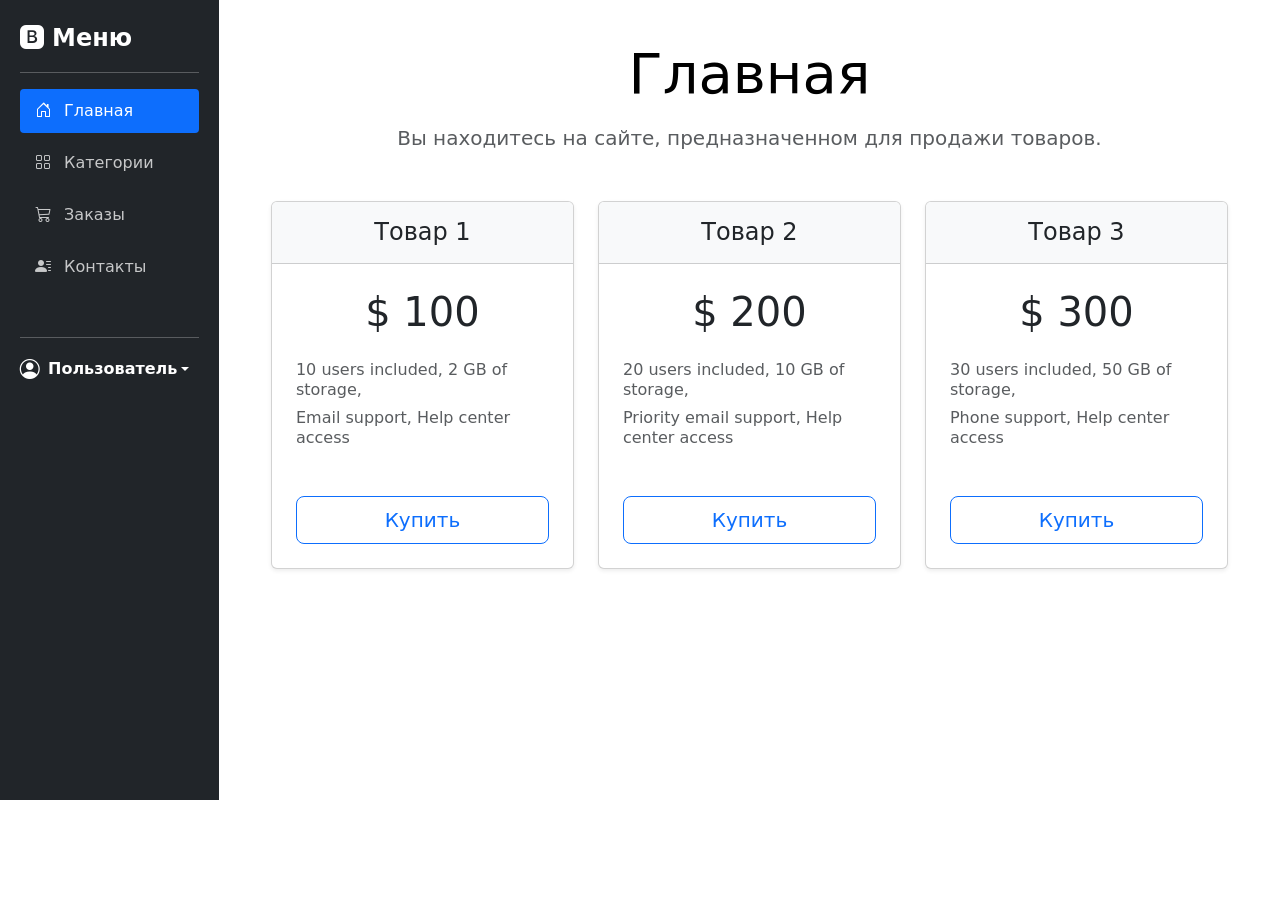
<file: src/index.html>
<!DOCTYPE html>
<html lang="ru">
<head>
    <meta charset="UTF-8">
    <meta name="viewport" content="width=device-width, initial-scale=1.0">
    <title>Страница - Главная с шаблоном Bootstrap 5</title>

    <!-- CSS Bootstrap и Иконки -->
    <link href="https://burmspb-code.github.io/Homework_21.2/src/static/css/bootstrap.min.css" rel="stylesheet">
    <link href="https://burmspb-code.github.io/Homework_21.2/src/static/bootstrap-icons-1.13.1/bootstrap-icons.min.css" rel="stylesheet">

    <!-- Подключение кастомного стиля -->
    <link href="https://burmspb-code.github.io/Homework_21.2/src/static/style.css" rel="stylesheet">

</head>
<body>

    <!-- СТАТИЧЕСКИЙ КОНТЕЙНЕР-ОБОЛОЧКА -->
    <div class="static-wrapper">
        <div class="d-flex">

            <!-- ЛЕВАЯ КОЛОНКА: БОКОВОЕ МЕНЮ -->
            <div class="sidebar-col">
                <a href="#" class="d-flex align-items-center mb-3 text-white text-decoration-none">
                    <i class="bi bi-bootstrap-fill me-2 fs-4"></i>
                    <span class="fs-4 fw-semibold">Меню</span>
                </a>
                <hr class="text-white">

                <!-- Пункты меню -->
                <div class="mb-5">
                    <a href="index.html" class="nav-link active mb-2"><i class="bi bi-house-door me-2"></i> Главная</a>
                    <a href="categories.html" class="nav-link mb-2"><i class="bi bi-grid me-2"></i> Категории</a>
                    <a href="orders.html" class="nav-link mb-2"><i class="bi bi-cart3 me-2"></i> Заказы</a>
                    <a href="contacts.html" class="nav-link mb-2"><i class="bi bi-person-lines-fill me-2"></i> Контакты</a>
                </div>

                <hr class="text-white">

                <!-- ВЫПАДАЮЩЕЕ МЕНЮ ПОЛЬЗОВАТЕЛЯ -->
                <div class="dropdown">
                    <a href="#" class="d-flex align-items-center text-white text-decoration-none dropdown-toggle" id="dropdownUser" data-bs-toggle="dropdown" aria-expanded="false">
                        <i class="bi bi-person-circle me-2 fs-5"></i>
                        <strong>Пользователь</strong>
                    </a>
                    <ul class="dropdown-menu dropdown-menu-dark text-small shadow" aria-labelledby="dropdownUser">
                        <li><a class="dropdown-item py-2" href="404.html">Профиль</a></li>
                        <li><hr class="dropdown-divider"></li>
                        <li><a class="dropdown-item py-2" href="500.html">Выход</a></li>
                    </ul>
                </div>
            </div>

            <!-- ПРАВАЯ КОЛОНКА: ОСНОВНОЙ КОНТЕНТ -->
            <div class="content-col flex-grow-1 text-center">
                <div class="container-fluid">

                    <!-- ЗАГОЛОВОК -->
                    <h1 class="display-4 fw-normal text-body-emphasis mb-3">Главная</h1>
                    <p class="fs-5 text-muted mb-5">Вы находитесь на сайте, предназначенном для продажи товаров.</p>

                    <!-- СЕТКА КАРТОЧЕК С ТОВАРАМИ (3 в ряд на ПК) -->
                    <div class="row row-cols-1 row-cols-md-3 g-4 justify-content-center">

                        <!-- КАРТОЧКА 1 -->
                        <div class="col d-flex justify-content-center">
                            <div class="card w-100 shadow-sm">
                                <div class="card-header py-3 bg-body-tertiary">
                                    <h4 class="my-0 fw-normal">Товар 1</h4>
                                </div>
                                <div class="card-body p-4">
                                    <h1 class="card-title pricing-card-title mb-4">$ 100</h1>
                                    <ul class="list-unstyled mt-3 mb-4 text-start text-muted lh-sm fs-7">
                                        <li class="mb-2">10 users included, 2 GB of storage,</li>
                                        <li>Email support, Help center access</li>
                                    </ul>
                                    <a href="404.html" class="w-100 btn btn-lg btn-outline-primary mt-4">Купить</a>
                                </div>
                            </div>
                        </div>

                        <!-- КАРТОЧКА 2 -->
                        <div class="col d-flex justify-content-center">
                            <div class="card w-100 shadow-sm">
                                <div class="card-header py-3 bg-body-tertiary">
                                    <h4 class="my-0 fw-normal">Товар 2</h4>
                                </div>
                                <div class="card-body p-4">
                                    <h1 class="card-title pricing-card-title mb-4">$ 200</h1>
                                    <ul class="list-unstyled mt-3 mb-4 text-start text-muted lh-sm fs-7">
                                        <li class="mb-2">20 users included, 10 GB of storage,</li>
                                        <li>Priority email support, Help center access</li>
                                    </ul>
                                    <a href="404.html" class="w-100 btn btn-lg btn-outline-primary mt-4">Купить</a>
                                </div>
                            </div>
                        </div>

                        <!-- КАРТОЧКА 3 -->
                        <div class="col d-flex justify-content-center">
                            <div class="card w-100 shadow-sm">
                                <div class="card-header py-3 bg-body-tertiary">
                                    <h4 class="my-0 fw-normal">Товар 3</h4>
                                </div>
                                <div class="card-body p-4">
                                    <h1 class="card-title pricing-card-title mb-4">$ 300</h1>
                                    <ul class="list-unstyled mt-3 mb-4 text-start text-muted lh-sm fs-7">
                                        <li class="mb-2">30 users included, 50 GB of storage,</li>
                                        <li>Phone support, Help center access</li>
                                    </ul>
                                    <a href="404.html" class="w-100 btn btn-lg btn-outline-primary mt-4">Купить</a>
                                </div>
                            </div>
                        </div>

                    </div> <!-- Конец row -->
                </div>
            </div>

        </div> <!-- Конец d-flex -->
    </div> <!-- Конец static-wrapper -->

    <!-- Подключение Bootstrap 5 JS для работы выпадающего меню -->
    <script src="https://burmspb-code.github.io/Homework_21.2/src/static/js/bootstrap.bundle.min.js"></script>
</body>
</html>
</file>
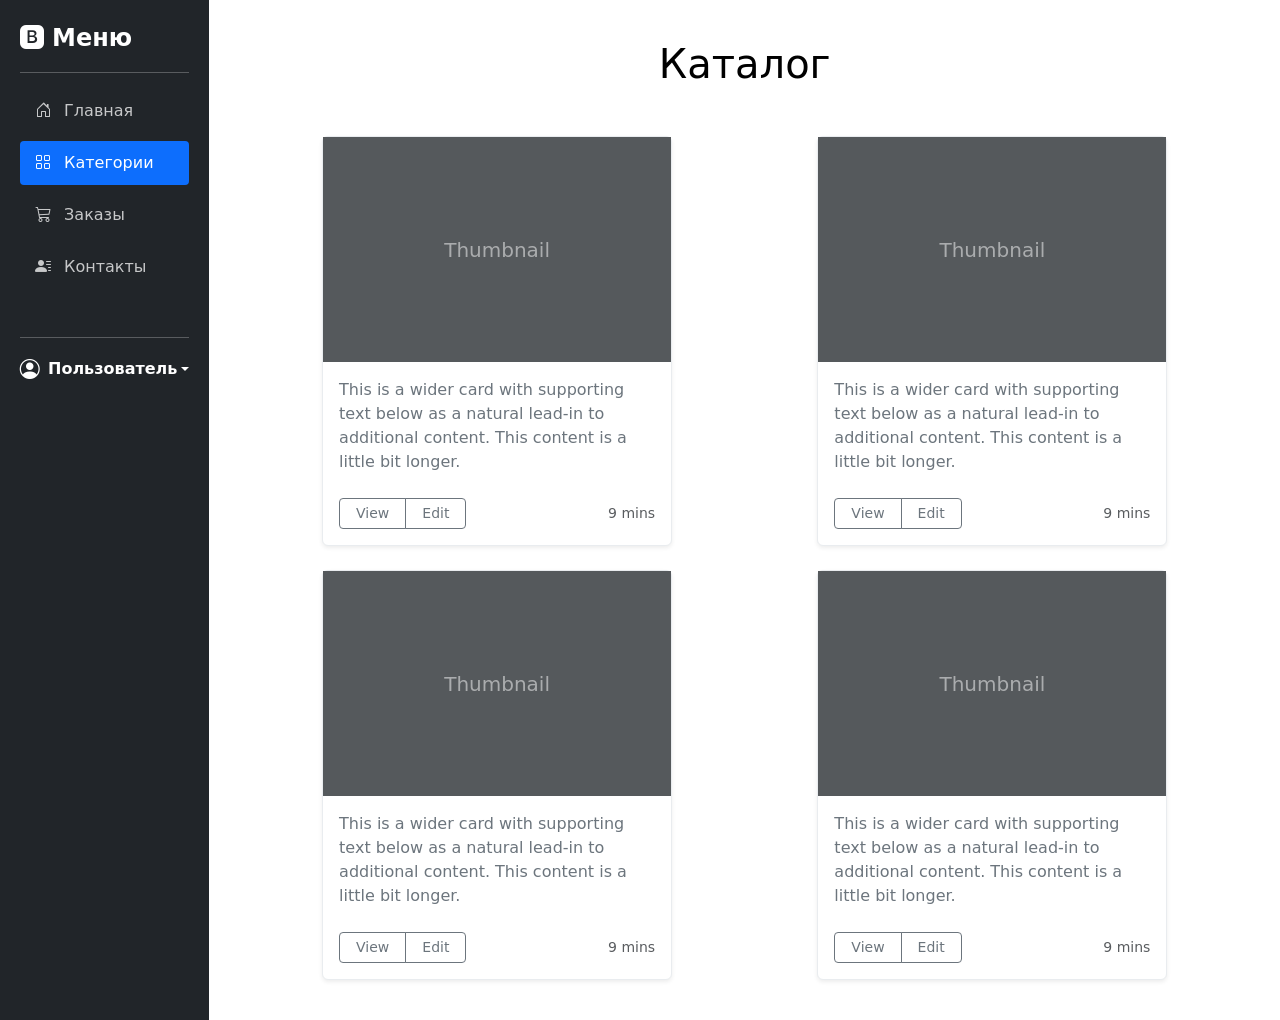
<file: src/categories.html>
<!DOCTYPE html>
<html lang="ru">
<head>
    <meta charset="UTF-8">
    <title>Домашнее задание — Страница 2</title>

    <!-- CSS Bootstrap и Иконки -->
    <link href="https://burmspb-code.github.io/Homework_21.2/src/static/css/bootstrap.min.css" rel="stylesheet">
    <link href="https://burmspb-code.github.io/Homework_21.2/src/static/bootstrap-icons-1.13.1/bootstrap-icons.min.css" rel="stylesheet">

    <!-- Подключение кастомного стиля -->
    <link href="https://burmspb-code.github.io/Homework_21.2/src/static/style.css" rel="stylesheet">

</head>
<body>

    <!-- СТАТИЧЕСКИЙ КОНТЕЙНЕР-ОБОЛОЧКА -->
    <div class="static-wrapper">
        <div class="d-flex">

            <!-- ЛЕВАЯ КОЛОНКА: СТАТИЧЕСКОЕ МЕНЮ -->
            <div class="sidebar-col">
                <a href="#" class="d-flex align-items-center mb-3 text-white text-decoration-none">
                    <i class="bi bi-bootstrap-fill me-2 fs-4"></i>
                    <span class="fs-4 fw-semibold">Меню</span>
                </a>
                <hr class="text-white">

                <div class="mb-5">
                    <a href="index.html" class="nav-link mb-2"><i class="bi bi-house-door me-2"></i> Главная</a>
                    <a href="categories.html" class="nav-link active mb-2"><i class="bi bi-grid me-2"></i> Категории</a>
                    <a href="orders.html" class="nav-link mb-2"><i class="bi bi-cart3 me-2"></i> Заказы</a>
                    <a href="contacts.html" class="nav-link mb-2"><i class="bi bi-person-lines-fill me-2"></i> Контакты</a>
                </div>

                <hr class="text-white">

                <!-- ВЫПАДАЮЩЕЕ МЕНЮ ПОЛЬЗОВАТЕЛЯ -->
                <div class="dropdown">
                    <a href="#" class="d-flex align-items-center text-white text-decoration-none dropdown-toggle" id="dropdownUser" data-bs-toggle="dropdown" aria-expanded="false">
                        <i class="bi bi-person-circle me-2 fs-5"></i>
                        <strong>Пользователь</strong>
                    </a>
                    <ul class="dropdown-menu dropdown-menu-dark text-small shadow" aria-labelledby="dropdownUser">
                        <li><a class="dropdown-item py-2" href="404.html">Профиль</a></li>
                        <li><hr class="dropdown-divider"></li>
                        <li><a class="dropdown-item py-2" href="500.html">Выход</a></li>
                    </ul>
                </div>
            </div>

            <!-- ПРАВАЯ КОЛОНКА: СТАТИЧЕСКИЙ КАТАЛОГ -->
            <div class="content-col flex-grow-1">
                <div class="container-fluid">

                    <!-- ЗАГОЛОВОК -->
                    <h1 class="fw-normal text-body-emphasis mb-5 text-center">Каталог</h1>

                    <!-- СЕТКА КАРТОЧЕК С ТОВАРАМИ -->
                    <div class="row row-cols-1 row-cols-md-2 g-4">

                        <!-- КАРТОЧКА 1 -->
                        <div class="col">
                            <div class="card h-100 shadow-sm border-light-subtle">
                                <div class="bg-secondary text-white d-flex align-items-center justify-content-center" style="height: 225px; background-color: #55595c !important;">
                                    <span class="fs-5 text-white-50">Thumbnail</span>
                                </div>
                                <div class="card-body p-3">
                                    <p class="card-text text-secondary mb-4">This is a wider card with supporting text below as a natural lead-in to additional content. This content is a little bit longer.</p>
                                    <div class="d-flex justify-content-between align-items-center">
                                        <div class="btn-group">
                                            <button type="button" onclick="window.location.href='404.html'" class="btn btn-sm btn-outline-secondary px-3 py-1">View</button>
                                            <button type="button" onclick="window.location.href='404.html'" class="btn btn-sm btn-outline-secondary px-3 py-1">Edit</button>
                                        </div>
                                        <small class="text-body-secondary">9 mins</small>
                                    </div>
                                </div>
                            </div>
                        </div>

                        <!-- КАРТОЧКА 2 -->
                        <div class="col">
                            <div class="card h-100 shadow-sm border-light-subtle">
                                <div class="bg-secondary text-white d-flex align-items-center justify-content-center" style="height: 225px; background-color: #55595c !important;">
                                    <span class="fs-5 text-white-50">Thumbnail</span>
                                </div>
                                <div class="card-body p-3">
                                    <p class="card-text text-secondary mb-4">This is a wider card with supporting text below as a natural lead-in to additional content. This content is a little bit longer.</p>
                                    <div class="d-flex justify-content-between align-items-center">
                                        <div class="btn-group">
                                            <button type="button" onclick="window.location.href='404.html'" class="btn btn-sm btn-outline-secondary px-3 py-1">View</button>
                                            <button type="button" onclick="window.location.href='404.html'" class="btn btn-sm btn-outline-secondary px-3 py-1">Edit</button>
                                        </div>
                                        <small class="text-body-secondary">9 mins</small>
                                    </div>
                                </div>
                            </div>
                        </div>

                        <!-- КАРТОЧКА 3 -->
                        <div class="col">
                            <div class="card h-100 shadow-sm border-light-subtle">
                                <div class="bg-secondary text-white d-flex align-items-center justify-content-center" style="height: 225px; background-color: #55595c !important;">
                                    <span class="fs-5 text-white-50">Thumbnail</span>
                                </div>
                                <div class="card-body p-3">
                                    <p class="card-text text-secondary mb-4">This is a wider card with supporting text below as a natural lead-in to additional content. This content is a little bit longer.</p>
                                    <div class="d-flex justify-content-between align-items-center">
                                        <div class="btn-group">
                                            <button type="button" onclick="window.location.href='404.html'" class="btn btn-sm btn-outline-secondary px-3 py-1">View</button>
                                            <button type="button" onclick="window.location.href='404.html'" class="btn btn-sm btn-outline-secondary px-3 py-1">Edit</button>
                                        </div>
                                        <small class="text-body-secondary">9 mins</small>
                                    </div>
                                </div>
                            </div>
                        </div>

                        <!-- КАРТОЧКА 4 -->
                        <div class="col">
                            <div class="card h-100 shadow-sm border-light-subtle">
                                <div class="bg-secondary text-white d-flex align-items-center justify-content-center" style="height: 225px; background-color: #55595c !important;">
                                    <span class="fs-5 text-white-50">Thumbnail</span>
                                </div>
                                <div class="card-body p-3">
                                    <p class="card-text text-secondary mb-4">This is a wider card with supporting text below as a natural lead-in to additional content. This content is a little bit longer.</p>
                                    <div class="d-flex justify-content-between align-items-center">
                                        <div class="btn-group">
                                            <button type="button" onclick="window.location.href='404.html'" class="btn btn-sm btn-outline-secondary px-3 py-1">View</button>
                                            <button type="button" onclick="window.location.href='404.html'" class="btn btn-sm btn-outline-secondary px-3 py-1">Edit</button>
                                        </div>
                                        <small class="text-body-secondary">9 mins</small>
                                    </div>
                                </div>
                            </div>
                        </div>

                    </div> <!-- Конец row -->
                </div>
            </div>

        </div>
    </div>

    <!-- Подключение JS компонентов Bootstrap -->
    <script src="https://burmspb-code.github.io/Homework_21.2/src/static/js/bootstrap.bundle.min.js"></script>
</body>
</html>
</file>
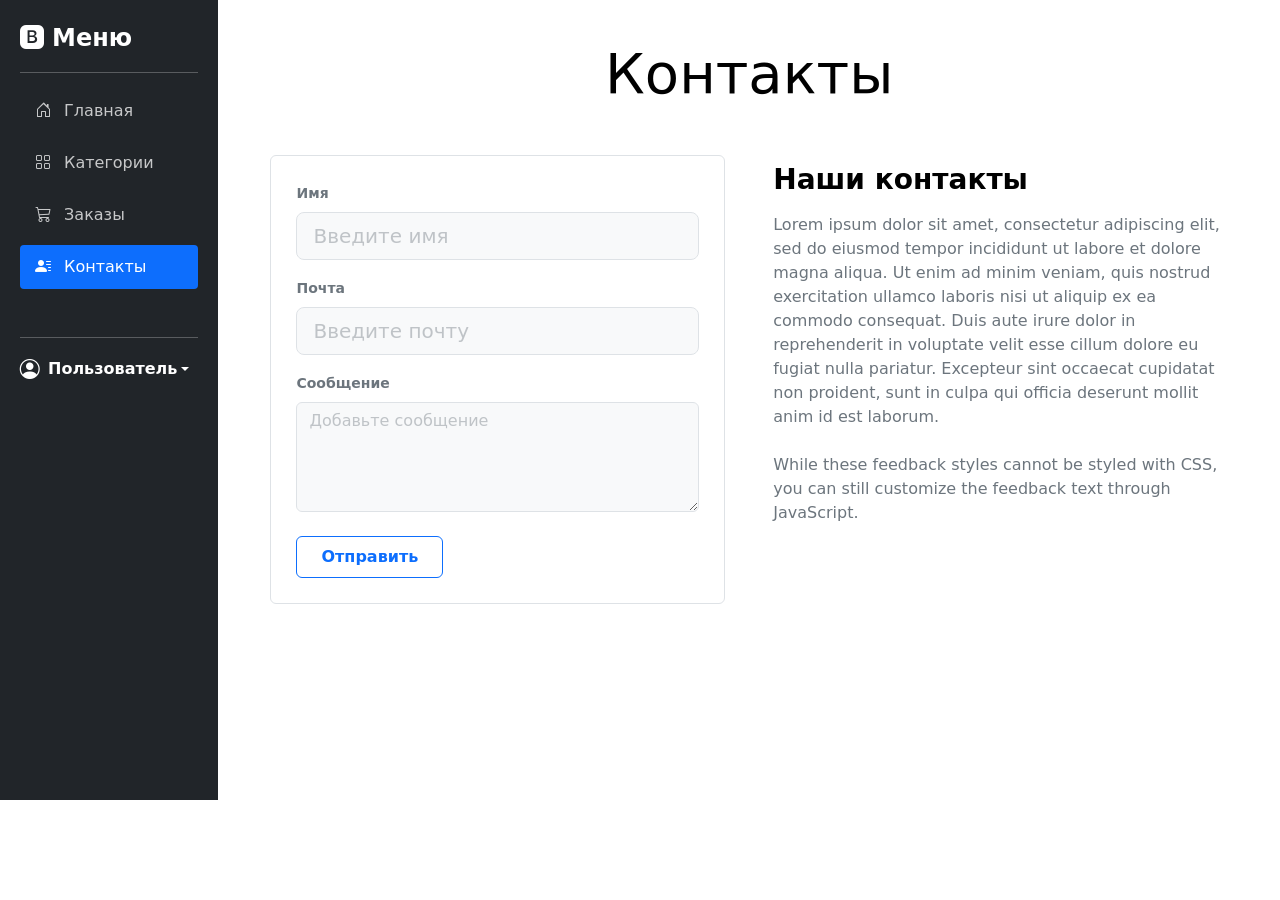
<file: src/contacts.html>
<!DOCTYPE html>
<html lang="ru">
<head>
    <meta charset="UTF-8">
    <meta name="viewport" content="width=device-width, initial-scale=1.0">
    <title>Страница - Контакты</title>

    <!-- CSS Bootstrap и Иконки -->
    <link href="https://burmspb-code.github.io/Homework_21.2/src/static/css/bootstrap.min.css" rel="stylesheet">
    <link href="https://burmspb-code.github.io/Homework_21.2/src/static/bootstrap-icons-1.13.1/bootstrap-icons.min.css" rel="stylesheet">

    <!-- Подключение кастомного стиля -->
    <link href="https://burmspb-code.github.io/Homework_21.2/src/static/style.css" rel="stylesheet">

</head>
<body>

    <div class="static-wrapper">
        <div class="d-flex">

            <!-- ЛЕВАЯ КОЛОНКА: БОКОВОЕ МЕНЮ -->
            <div class="sidebar-col">
                <a href="#" class="d-flex align-items-center mb-3 text-white text-decoration-none">
                    <i class="bi bi-bootstrap-fill me-2 fs-4"></i>
                    <span class="fs-4 fw-semibold">Меню</span>
                </a>
                <hr class="text-white">

                <!-- Пункты меню (Переключили активное состояние на Контакты) -->
                <div class="mb-5">
                <!-- Ссылка на 404 для демонстрации отсутствия страницы -->
                    <a href="index.html" class="nav-link mb-2"><i class="bi bi-house-door me-2"></i> Главная</a>
                    <a href="categories.html" class="nav-link mb-2"><i class="bi bi-grid me-2"></i> Категории</a>
                    <a href="orders.html" class="nav-link mb-2"><i class="bi bi-cart3 me-2"></i> Заказы</a>
                    <a href="contacts.html" class="nav-link active mb-2"><i class="bi bi-person-lines-fill me-2"></i> Контакты</a>
                </div>

                <hr class="text-white">

                <!-- ВЫПАДАЮЩЕЕ МЕНЮ ПОЛЬЗОВАТЕЛЯ -->
                <div class="dropdown">
                    <a href="#" class="d-flex align-items-center text-white text-decoration-none dropdown-toggle" id="dropdownUser" data-bs-toggle="dropdown" aria-expanded="false">
                        <i class="bi bi-person-circle me-2 fs-5"></i>
                        <strong>Пользователь</strong>
                    </a>
                    <ul class="dropdown-menu dropdown-menu-dark text-small shadow" aria-labelledby="dropdownUser">
                        <li><a class="dropdown-item py-2" href="404.html">Профиль</a></li>
                        <li><hr class="dropdown-divider"></li>
                        <li><a class="dropdown-item py-2" href="500.html">Выход</a></li>
                    </ul>
                </div>
            </div>

            <!-- ПРАВАЯ КОЛОНКА: ОСНОВНОЙ КОНТЕНТ -->
            <div class="content-col flex-grow-1">
                <div class="container-fluid" style="max-width: 1100px;">

                    <!-- ЗАГОЛОВОК СТРАНИЦЫ -->
                    <h1 class="display-4 fw-normal text-body-emphasis mb-5 text-center">Контакты</h1>

                    <!-- СЕТКА ИЗ ДВУХ КОЛОНОК -->
                    <div class="row g-5 text-start">

                        <!-- ЛЕВАЯ ЧАСТЬ: ФОРМА ОБРАТНОЙ СВЯЗИ -->
                        <div class="col-md-6 d-flex justify-content-md-end justify-content-center">
                            <div class="form-container w-100">
                                <form action="/submit-form" method="POST">
                                    <!-- Поле Имя -->
                                    <div class="mb-3">
                                        <label for="inputName" class="form-label text-secondary small fw-semibold">Имя</label>
                                        <input type="text" name="username" placeholder="Введите имя" class="form-control form-control-lg bg-body-tertiary border custom-placeholder" id="inputName">
                                    </div>

                                    <!-- Поле Почта -->
                                    <div class="mb-3">
                                        <label for="inputEmail" class="form-label text-secondary small fw-semibold">Почта</label>
                                        <input type="email" name="email" placeholder="Введите почту" class="form-control form-control-lg bg-body-tertiary border custom-placeholder" id="inputEmail">
                                    </div>

                                    <!-- Поле Сообщение -->
                                    <div class="mb-4">
                                        <label for="inputMessage" class="form-label text-secondary small fw-semibold">Сообщение</label>
                                        <textarea name="message" placeholder="Добавьте сообщение" class="form-control bg-body-tertiary border custom-placeholder" id="inputMessage" rows="4"></textarea>
                                    </div>

                                    <!-- Прозрачная кнопка Отправить -->
                                    <button type="submit" class="btn btn-outline-primary px-4 py-2 fw-semibold" >Отправить</button>
                                </form>
                            </div>
                        </div>

                        <!-- ПРАВАЯ ЧАСТЬ: ИНФОРМАЦИОННЫЙ ТЕКСТ -->
                        <div class="col-md-6 pt-2">
                            <h3 class="fw-bold text-body-emphasis mb-3">Наши контакты</h3>
                            <p class="text-secondary lh-base mb-4">
                                Lorem ipsum dolor sit amet, consectetur adipiscing elit, sed do eiusmod tempor incididunt ut labore et dolore magna aliqua. Ut enim ad minim veniam, quis nostrud exercitation ullamco laboris nisi ut aliquip ex ea commodo consequat. Duis aute irure dolor in reprehenderit in voluptate velit esse cillum dolore eu fugiat nulla pariatur. Excepteur sint occaecat cupidatat non proident, sunt in culpa qui officia deserunt mollit anim id est laborum.
                            </p>
                            <p class="text-secondary lh-base">
                                While these feedback styles cannot be styled with CSS, you can still customize the feedback text through JavaScript.
                            </p>
                        </div>

                    </div> <!-- Конец row -->

                </div>
            </div>

        </div> <!-- Конец d-flex -->
    </div> <!-- Конец static-wrapper -->

    <!-- JS Bootstrap -->
    <script src="https://burmspb-code.github.io/Homework_21.2/src/static/js/bootstrap.bundle.min.js"></script>
</body>
</html>
</file>
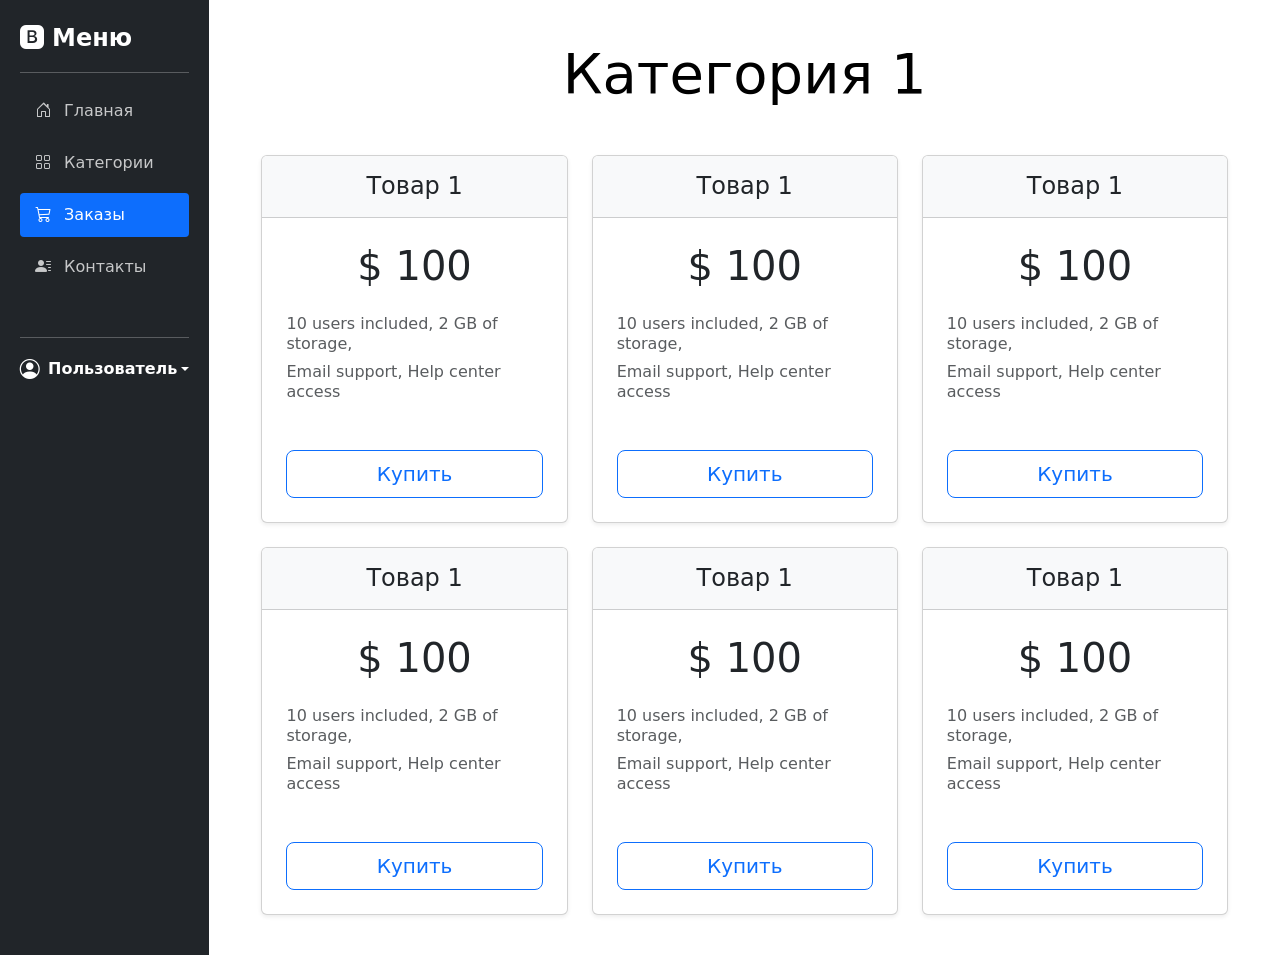
<file: src/orders.html>
<!DOCTYPE html>
<html lang="ru">
<head>
    <meta charset="UTF-8">
    <meta name="viewport" content="width=device-width, initial-scale=1.0">
    <title>Страница - Категория 1</title>

    <!-- CSS Bootstrap и Иконки -->
    <link href="https://burmspb-code.github.io/Homework_21.2/src/static/css/bootstrap.min.css" rel="stylesheet">
    <link href="https://burmspb-code.github.io/Homework_21.2/src/static/bootstrap-icons-1.13.1/bootstrap-icons.min.css" rel="stylesheet">

    <!-- Подключение кастомного стиля -->
    <link href="https://burmspb-code.github.io/Homework_21.2/src/static/style.css" rel="stylesheet">

</head>
<body>

    <div class="static-wrapper">
        <div class="d-flex">

            <!-- ЛЕВАЯ КОЛОНКА: БОКОВОЕ МЕНЮ -->
            <div class="sidebar-col">
                <a href="#" class="d-flex align-items-center mb-3 text-white text-decoration-none">
                    <i class="bi bi-bootstrap-fill me-2 fs-4"></i>
                    <span class="fs-4 fw-semibold">Меню</span>
                </a>
                <hr class="text-white">

                <!-- Пункты меню (Переключили активный пункт на Категории) -->
                <div class="mb-5">
                    <a href="index.html" class="nav-link mb-2"><i class="bi bi-house-door me-2"></i> Главная</a>
                    <a href="categories.html" class="nav-link mb-2"><i class="bi bi-grid me-2"></i> Категории</a>
                    <a href="orders.html" class="nav-link active mb-2"><i class="bi bi-cart3 me-2"></i> Заказы</a>
                    <a href="contacts.html" class="nav-link mb-2"><i class="bi bi-person-lines-fill me-2"></i> Контакты</a>
                </div>

                <hr class="text-white">

                <!-- ВЫПАДАЮЩЕЕ МЕНЮ ПОЛЬЗОВАТЕЛЯ -->
                <div class="dropdown">
                    <a href="#" class="d-flex align-items-center text-white text-decoration-none dropdown-toggle" id="dropdownUser" data-bs-toggle="dropdown" aria-expanded="false">
                        <i class="bi bi-person-circle me-2 fs-5"></i>
                        <strong>Пользователь</strong>
                    </a>
                    <ul class="dropdown-menu dropdown-menu-dark text-small shadow" aria-labelledby="dropdownUser">
                        <li><a class="dropdown-item py-2" href="404.html">Профиль</a></li>
                        <li><hr class="dropdown-divider"></li>
                        <li><a class="dropdown-item py-2" href="500.html">Выход</a></li>
                    </ul>
                </div>
            </div>

            <!-- ПРАВАЯ КОЛОНКА: ОСНОВНОЙ КОНТЕНТ -->
            <div class="content-col flex-grow-1 text-center">
                <div class="container-fluid">

                    <!-- ЗАГОЛОВОК ИЗМЕНЕН ПОД ВАШ С КРИНШОТ -->
                    <h1 class="display-4 fw-normal text-body-emphasis mb-5">Категория 1</h1>

                    <!-- СЕТКА ИЗ 6 КАРТОЧЕК (3 в ряд, 2 строки) -->
                    <div class="row row-cols-1 row-cols-md-3 g-4 justify-content-center">

                        <!-- РЯД 1: КАРТОЧКА 1 -->
                        <div class="col d-flex justify-content-center">
                            <div class="card w-100 shadow-sm">
                                <div class="card-header py-3 bg-body-tertiary"><h4 class="my-0 fw-normal">Товар 1</h4></div>
                                <div class="card-body p-4">
                                    <h1 class="card-title pricing-card-title mb-4">$ 100</h1>
                                    <ul class="list-unstyled mt-3 mb-4 text-start text-muted lh-sm fs-7">
                                        <li class="mb-2">10 users included, 2 GB of storage,</li>
                                        <li>Email support, Help center access</li>
                                    </ul>
                                    <a href="404.html" class="w-100 btn btn-lg btn-outline-primary mt-4">Купить</a>
                                </div>
                            </div>
                        </div>

                        <!-- РЯД 1: КАРТОЧКА 2 -->
                        <div class="col d-flex justify-content-center">
                            <div class="card w-100 shadow-sm">
                                <div class="card-header py-3 bg-body-tertiary"><h4 class="my-0 fw-normal">Товар 1</h4></div>
                                <div class="card-body p-4">
                                    <h1 class="card-title pricing-card-title mb-4">$ 100</h1>
                                    <ul class="list-unstyled mt-3 mb-4 text-start text-muted lh-sm fs-7">
                                        <li class="mb-2">10 users included, 2 GB of storage,</li>
                                        <li>Email support, Help center access</li>
                                    </ul>
                                    <a href="404.html" class="w-100 btn btn-lg btn-outline-primary mt-4">Купить</a>
                                </div>
                            </div>
                        </div>

                        <!-- РЯД 1: КАРТОЧКА 3 -->
                        <div class="col d-flex justify-content-center">
                            <div class="card w-100 shadow-sm">
                                <div class="card-header py-3 bg-body-tertiary"><h4 class="my-0 fw-normal">Товар 1</h4></div>
                                <div class="card-body p-4">
                                    <h1 class="card-title pricing-card-title mb-4">$ 100</h1>
                                    <ul class="list-unstyled mt-3 mb-4 text-start text-muted lh-sm fs-7">
                                        <li class="mb-2">10 users included, 2 GB of storage,</li>
                                        <li>Email support, Help center access</li>
                                    </ul>
                                    <a href="404.html" class="w-100 btn btn-lg btn-outline-primary mt-4">Купить</a>
                                </div>
                            </div>
                        </div>

                        <!-- РЯД 2: КАРТОЧКА 4 -->
                        <div class="col d-flex justify-content-center">
                            <div class="card w-100 shadow-sm">
                                <div class="card-header py-3 bg-body-tertiary"><h4 class="my-0 fw-normal">Товар 1</h4></div>
                                <div class="card-body p-4">
                                    <h1 class="card-title pricing-card-title mb-4">$ 100</h1>
                                    <ul class="list-unstyled mt-3 mb-4 text-start text-muted lh-sm fs-7">
                                        <li class="mb-2">10 users included, 2 GB of storage,</li>
                                        <li>Email support, Help center access</li>
                                    </ul>
                                    <a href="404.html" class="w-100 btn btn-lg btn-outline-primary mt-4">Купить</a>
                                </div>
                            </div>
                        </div>

                        <!-- РЯД 2: КАРТОЧКА 5 -->
                        <div class="col d-flex justify-content-center">
                            <div class="card w-100 shadow-sm">
                                <div class="card-header py-3 bg-body-tertiary"><h4 class="my-0 fw-normal">Товар 1</h4></div>
                                <div class="card-body p-4">
                                    <h1 class="card-title pricing-card-title mb-4">$ 100</h1>
                                    <ul class="list-unstyled mt-3 mb-4 text-start text-muted lh-sm fs-7">
                                        <li class="mb-2">10 users included, 2 GB of storage,</li>
                                        <li>Email support, Help center access</li>
                                    </ul>
                                    <a href="404.html" class="w-100 btn btn-lg btn-outline-primary mt-4">Купить</a>
                                </div>
                            </div>
                        </div>

                        <!-- РЯД 2: КАРТОЧКА 6 -->
                        <div class="col d-flex justify-content-center">
                            <div class="card w-100 shadow-sm">
                                <div class="card-header py-3 bg-body-tertiary"><h4 class="my-0 fw-normal">Товар 1</h4></div>
                                <div class="card-body p-4">
                                    <h1 class="card-title pricing-card-title mb-4">$ 100</h1>
                                    <ul class="list-unstyled mt-3 mb-4 text-start text-muted lh-sm fs-7">
                                        <li class="mb-2">10 users included, 2 GB of storage,</li>
                                        <li>Email support, Help center access</li>
                                    </ul>
                                    <a href="404.html" class="w-100 btn btn-lg btn-outline-primary mt-4">Купить</a>
                                </div>
                            </div>
                        </div>

                    </div> <!-- Конец row -->
                </div>
            </div>

        </div>
    </div>

    <!-- JS Bootstrap -->
    <script src="https://burmspb-code.github.io/Homework_21.2/src/static/js/bootstrap.bundle.min.js"></script>
</body>
</html>
</file>
